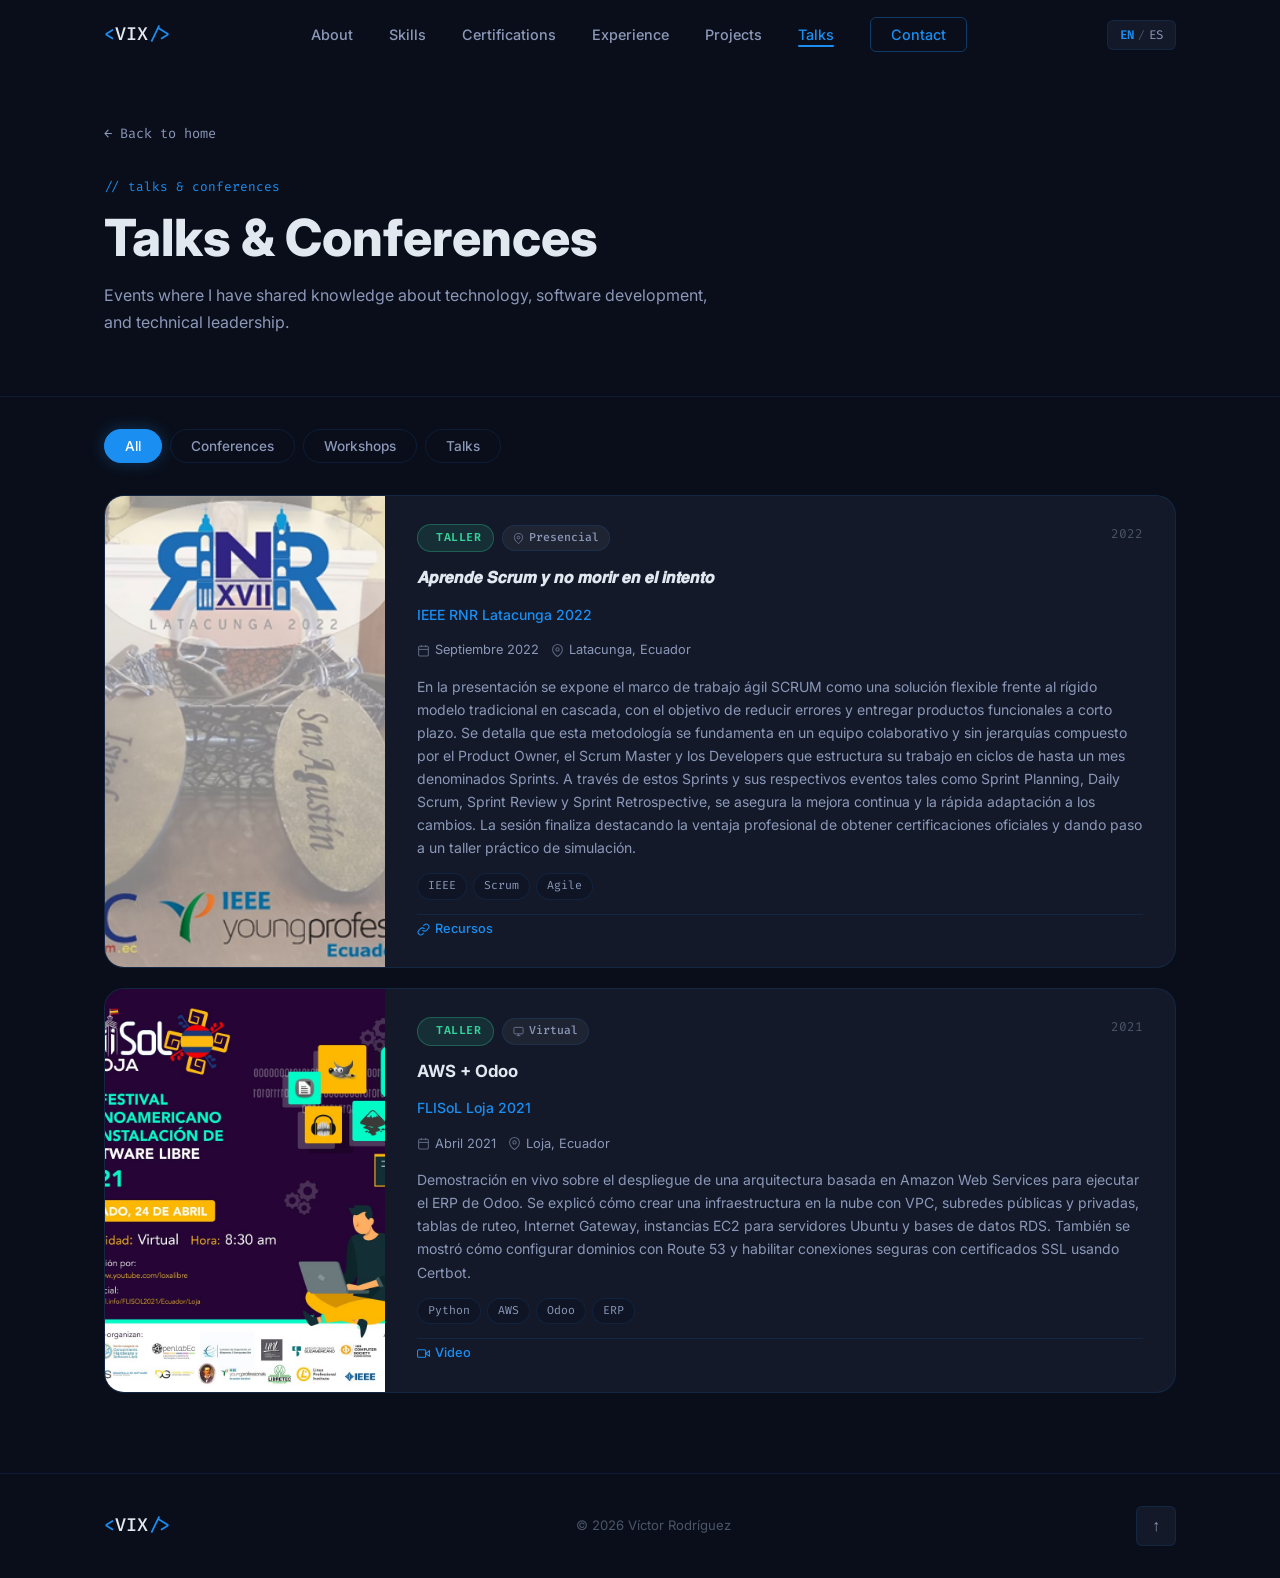
<file: talks.html>
<!DOCTYPE html>
<html lang="es">
<head>
  <meta charset="UTF-8" />
  <meta name="viewport" content="width=device-width, initial-scale=1.0" />
  <meta name="description" content="Charlas, conferencias y talleres técnicos impartidos por Víctor Rodríguez Cabrera." />
  <title>Charlas & Conferencias | Víctor Rodríguez</title>
  <link rel="stylesheet" href="styles.css" />
  <link rel="preconnect" href="https://fonts.googleapis.com" />
  <link rel="preconnect" href="https://fonts.gstatic.com" crossorigin />
  <link href="https://fonts.googleapis.com/css2?family=Inter:wght@300;400;500;600;700;800&family=Fira+Code:wght@400;500&display=swap" rel="stylesheet" />
</head>
<body class="talks-page">

  <!-- ═══════════════════════════ NAV ═══════════════════════════ -->
  <nav class="nav" id="nav">
    <div class="nav__container">
      <a href="index.html" class="nav__logo">
        <span class="nav__logo-bracket">&lt;</span>VIX<span class="nav__logo-bracket">/&gt;</span>
      </a>
      <ul class="nav__links" id="navLinks">
        <li><a href="index.html#about"      class="nav__link" data-i18n="nav.about">Sobre mí</a></li>
        <li><a href="index.html#skills"     class="nav__link" data-i18n="nav.skills">Habilidades</a></li>
        <li><a href="index.html#certs"      class="nav__link" data-i18n="nav.certs">Certificaciones</a></li>
        <li><a href="index.html#experience" class="nav__link" data-i18n="nav.experience">Experiencia</a></li>
        <li><a href="projects.html"         class="nav__link" data-i18n="nav.projects">Proyectos</a></li>
        <li><a href="talks.html"            class="nav__link nav__link--active" data-i18n="nav.talks">Charlas</a></li>
        <li><a href="index.html#contact"    class="nav__link nav__link--cta" data-i18n="nav.contact">Contacto</a></li>
      </ul>
      <div class="nav__right">
        <button class="lang-switcher" id="langSwitcher" aria-label="Switch language">
          <span class="lang-current">ES</span>
          <span class="lang-divider">/</span>
          <span class="lang-alt">EN</span>
        </button>
        <button class="nav__toggle" id="navToggle" aria-label="Toggle menu">
          <span></span><span></span><span></span>
        </button>
      </div>
    </div>
  </nav>

  <!-- ═══════════════════════════ HERO ═══════════════════════════ -->
  <section class="talks-hero">
    <div class="container">
      <a href="index.html" class="talks-hero__back" data-i18n="talks.back">← Volver al inicio</a>
      <span class="talks-hero__tag" data-i18n="talks.tag">// charlas & conferencias</span>
      <h1 class="talks-hero__title" data-i18n="talks.page_title">Charlas & Conferencias</h1>
      <p class="talks-hero__subtitle" data-i18n="talks.page_subtitle">
        Eventos donde he compartido conocimiento sobre tecnología, desarrollo de software y liderazgo técnico.
      </p>
    </div>
  </section>

  <!-- ═══════════════════════════ TALKS CONTENT ═══════════════════════════ -->
  <main>
    <div class="container">

      <!-- Filter bar -->
      <div class="talks-filters" id="talksFilters">
        <button class="talks-filter-btn active" data-filter="all"        data-i18n="talks.filter_all">Todas</button>
        <button class="talks-filter-btn"        data-filter="conference" data-i18n="talks.filter_conference">Conferencias</button>
        <button class="talks-filter-btn"        data-filter="workshop"   data-i18n="talks.filter_workshop">Talleres</button>
        <button class="talks-filter-btn"        data-filter="talk"       data-i18n="talks.filter_talk">Charlas</button>
      </div>

      <!-- Cards grid — rendered by JS -->
      <div class="talks-grid" id="talksGrid"></div>

    </div>
  </main>

  <!-- ═══════════════════════════ FOOTER ═══════════════════════════ -->
  <footer class="footer">
    <div class="container">
      <div class="footer__inner">
        <a href="index.html" class="nav__logo">
          <span class="nav__logo-bracket">&lt;</span>VIX<span class="nav__logo-bracket">/&gt;</span>
        </a>
        <p class="footer__copy" data-i18n="footer.copy">© 2026 Víctor Rodríguez</p>
        <button class="footer__top" id="backToTop" aria-label="Back to top">↑</button>
      </div>
    </div>
  </footer>

  <script src="i18n.js"></script>
  <script src="script.js"></script>
  <script>
    // ─── Talks page logic ─────────────────────────────────────────
    (function () {
      const BADGE_ICONS = {
        conference: `<svg viewBox="0 0 24 24" fill="none" stroke="currentColor" stroke-width="2"><path d="M17 21v-2a4 4 0 0 0-4-4H5a4 4 0 0 0-4 4v2"/><circle cx="9" cy="7" r="4"/><path d="M23 21v-2a4 4 0 0 0-3-3.87"/><path d="M16 3.13a4 4 0 0 1 0 7.75"/></svg>`,
        workshop:   `<svg viewBox="0 0 24 24" fill="none" stroke="currentColor" stroke-width="2"><polyline points="16 18 22 12 16 6"/><polyline points="8 6 2 12 8 18"/></svg>`,
        talk:       `<svg viewBox="0 0 24 24" fill="none" stroke="currentColor" stroke-width="2"><path d="M21 15a2 2 0 0 1-2 2H7l-4 4V5a2 2 0 0 1 2-2h14a2 2 0 0 1 2 2z"/></svg>`,
      };

      const LINK_ICONS = {
        slides:    `<svg viewBox="0 0 24 24" fill="none" stroke="currentColor" stroke-width="2"><rect x="2" y="3" width="20" height="14" rx="2" ry="2"/><line x1="8" y1="21" x2="16" y2="21"/><line x1="12" y1="17" x2="12" y2="21"/></svg>`,
        video:     `<svg viewBox="0 0 24 24" fill="none" stroke="currentColor" stroke-width="2"><polygon points="23 7 16 12 23 17 23 7"/><rect x="1" y="5" width="15" height="14" rx="2" ry="2"/></svg>`,
        resources: `<svg viewBox="0 0 24 24" fill="none" stroke="currentColor" stroke-width="2"><path d="M10 13a5 5 0 0 0 7.54.54l3-3a5 5 0 0 0-7.07-7.07l-1.72 1.71"/><path d="M14 11a5 5 0 0 0-7.54-.54l-3 3a5 5 0 0 0 7.07 7.07l1.71-1.71"/></svg>`,
      };

      const MODALITY_ICONS = {
        virtual:     `<svg viewBox="0 0 24 24" fill="none" stroke="currentColor" stroke-width="2"><rect x="2" y="3" width="20" height="14" rx="2"/><line x1="8" y1="21" x2="16" y2="21"/><line x1="12" y1="17" x2="12" y2="21"/></svg>`,
        presential:  `<svg viewBox="0 0 24 24" fill="none" stroke="currentColor" stroke-width="2"><path d="M21 10c0 7-9 13-9 13s-9-6-9-13a9 9 0 0 1 18 0z"/><circle cx="12" cy="10" r="3"/></svg>`,
        hybrid:      `<svg viewBox="0 0 24 24" fill="none" stroke="currentColor" stroke-width="2"><circle cx="12" cy="12" r="10"/><line x1="2" y1="12" x2="22" y2="12"/><path d="M12 2a15.3 15.3 0 0 1 4 10 15.3 15.3 0 0 1-4 10 15.3 15.3 0 0 1-4-10 15.3 15.3 0 0 1 4-10z"/></svg>`,
      };

      let currentFilter = 'all';

      function youtubeId(url) {
        if (!url) return null;
        const m = url.match(/[?&]v=([^&#]+)/) || url.match(/youtu\.be\/([^?&#]+)/);
        return m ? m[1] : null;
      }

      // Resolve bilingual field: accepts string or { es, en } object
      function localize(field, lang) {
        if (!field) return '';
        if (typeof field === 'object') return field[lang] || field.es || '';
        return field;
      }

      function renderTalks() {
        const grid = document.getElementById('talksGrid');
        if (!grid) return;

        const lang = window.currentLang || 'es';
        const ui   = translations[lang].talks;

        // Sort most-recent first by year, then apply type filter
        const sorted = [...(typeof talksData !== 'undefined' ? talksData : [])].sort((a, b) => {
          const dateA = localize(a.date, lang);
          const dateB = localize(b.date, lang);
          const ya = parseInt(dateA.match(/\d{4}/)?.[0] || '0');
          const yb = parseInt(dateB.match(/\d{4}/)?.[0] || '0');
          return yb - ya;
        });
        const items = sorted.filter(item =>
          currentFilter === 'all' || item.type === currentFilter
        );

        if (items.length === 0) {
          grid.innerHTML = `
            <div class="talks-empty">
              <div class="talks-empty__icon">🎤</div>
              <h3 class="talks-empty__title">${ui.empty_title}</h3>
              <p class="talks-empty__desc">${ui.empty_desc}</p>
            </div>`;
          return;
        }

        grid.innerHTML = items.map(item => {
          const badgeLabel   = ui['badge_' + item.type] || item.type;
          const dateStr      = localize(item.date, lang);
          const descStr      = localize(item.description, lang);
          const year         = dateStr.match(/\d{4}/)?.[0] || '';
          const modalityKey  = 'modality_' + (item.modality || '');
          const modalityLabel = ui[modalityKey] || item.modality || '';

          // Thumbnail: explicit image > YouTube auto-thumb
          const ytId     = youtubeId(item.video);
          const thumbSrc = item.thumbnail ||
            (ytId ? `https://img.youtube.com/vi/${ytId}/hqdefault.jpg` : null);

          const thumbnailHTML = thumbSrc ? `
            <a href="${item.video || '#'}" target="_blank" rel="noopener noreferrer"
               class="talk-card__thumbnail"${!item.video ? ' style="pointer-events:none"' : ''}>
              <img src="${thumbSrc}" alt="${item.title}" loading="lazy" />
              ${item.video ? `
              <div class="talk-card__play">
                <svg viewBox="0 0 24 24"><circle cx="12" cy="12" r="12" fill="rgba(0,0,0,0.55)"/><polygon points="10,8 17,12 10,16" fill="white"/></svg>
              </div>` : ''}
            </a>` : '';

          const links = ['slides', 'video', 'resources']
            .filter(k => item[k])
            .map(k => `
              <a href="${item[k]}" target="_blank" rel="noopener noreferrer" class="talk-card__link">
                ${LINK_ICONS[k]}${ui['link_' + k]}
              </a>`).join('');

          const topics = (item.topics || []).map(t =>
            `<span class="talk-card__topic">${t}</span>`).join('');

          const modalityHTML = modalityLabel ? `
            <span class="talk-card__modality">
              ${MODALITY_ICONS[item.modality] || ''}${modalityLabel}
            </span>` : '';

          return `
            <article class="talk-card reveal" data-type="${item.type}">
              ${thumbnailHTML}
              <div class="talk-card__body">
                <div class="talk-card__header">
                  <div style="display:flex;gap:8px;flex-wrap:wrap;align-items:center;">
                    <span class="talk-card__badge talk-card__badge--${item.type}">
                      ${BADGE_ICONS[item.type] || ''}${badgeLabel}
                    </span>
                    ${modalityHTML}
                  </div>
                  <span class="talk-card__year">${year}</span>
                </div>
                <h2 class="talk-card__title">${item.title}</h2>
                <p class="talk-card__event">${item.event}</p>
                <div class="talk-card__meta">
                  <span class="talk-card__meta-item">
                    <svg viewBox="0 0 24 24" fill="none" stroke="currentColor" stroke-width="2"><rect x="3" y="4" width="18" height="18" rx="2" ry="2"/><line x1="16" y1="2" x2="16" y2="6"/><line x1="8" y1="2" x2="8" y2="6"/><line x1="3" y1="10" x2="21" y2="10"/></svg>
                    ${dateStr}
                  </span>
                  <span class="talk-card__meta-item">
                    <svg viewBox="0 0 24 24" fill="none" stroke="currentColor" stroke-width="2"><path d="M21 10c0 7-9 13-9 13s-9-6-9-13a9 9 0 0 1 18 0z"/><circle cx="12" cy="10" r="3"/></svg>
                    ${item.location}
                  </span>
                </div>
                ${descStr ? `<p class="talk-card__desc">${descStr}</p>` : ''}
                ${topics ? `<div class="talk-card__topics">${topics}</div>` : ''}
                ${links ? `<div class="talk-card__links">${links}</div>` : ''}
              </div>
            </article>`;
        }).join('');

        // Trigger reveal animation for newly rendered cards
        if (typeof observeRevealElements === 'function') observeRevealElements();
      }

      function initFilters() {
        document.querySelectorAll('.talks-filter-btn').forEach(btn => {
          btn.addEventListener('click', () => {
            currentFilter = btn.dataset.filter;
            document.querySelectorAll('.talks-filter-btn').forEach(b => b.classList.remove('active'));
            btn.classList.add('active');
            renderTalks();
          });
        });
      }

      // Re-render when language changes
      const _origApply = window.applyTranslations;
      document.addEventListener('DOMContentLoaded', () => {
        renderTalks();
        initFilters();

        // Patch applyTranslations to also re-render talks on lang switch
        const origApply = window.applyTranslations;
        if (origApply) {
          window.applyTranslations = function (...args) {
            origApply.apply(this, args);
            renderTalks();
          };
        }
      });
    })();
  </script>
</body>
</html>
</file>
<file: styles.css>
/* ============================================================
   DESIGN SYSTEM – VARIABLES & ADDITIONS (i18n + certs)
   ============================================================ */
:root {
  --color-bg: #0a0e1a;
  --color-bg-2: #0f1525;
  --color-bg-card: #131929;
  --color-bg-card-hover: #172035;
  --color-border: rgba(27, 142, 242, 0.12);
  --color-border-hover: rgba(27, 142, 242, 0.35);

  --color-primary: #1b8ef2;
  --color-primary-dim: rgba(27, 142, 242, 0.15);
  --color-primary-glow: rgba(27, 142, 242, 0.3);
  --color-accent: #2dd8ff;
  --color-accent-2: #34d399;

  --color-text: #e2e8f0;
  --color-text-muted: #8b98b8;
  --color-text-faint: #4a5568;

  --font-sans: 'Inter', system-ui, -apple-system, sans-serif;
  --font-mono: 'Fira Code', 'Cascadia Code', monospace;

  --radius-sm: 6px;
  --radius-md: 12px;
  --radius-lg: 20px;
  --radius-xl: 28px;

  --shadow-card: 0 4px 24px rgba(0, 0, 0, 0.4);
  --shadow-glow: 0 0 40px rgba(27, 142, 242, 0.15);
  --shadow-glow-accent: 0 0 60px rgba(45, 216, 255, 0.12);

  --transition: 0.3s cubic-bezier(0.4, 0, 0.2, 1);
  --transition-slow: 0.6s cubic-bezier(0.4, 0, 0.2, 1);
}

/* ============================================================
   RESET & BASE
   ============================================================ */
*, *::before, *::after {
  box-sizing: border-box;
  margin: 0;
  padding: 0;
}

html {
  scroll-behavior: smooth;
  font-size: 16px;
}

body {
  font-family: var(--font-sans);
  background-color: var(--color-bg);
  color: var(--color-text);
  line-height: 1.6;
  overflow-x: hidden;
  -webkit-font-smoothing: antialiased;
}

a {
  color: inherit;
  text-decoration: none;
}

ul {
  list-style: none;
}

img {
  max-width: 100%;
  display: block;
}

/* ============================================================
   SCROLLBAR
   ============================================================ */
::-webkit-scrollbar {
  width: 6px;
}
::-webkit-scrollbar-track {
  background: var(--color-bg);
}
::-webkit-scrollbar-thumb {
  background: var(--color-primary);
  border-radius: 3px;
}

/* ============================================================
   LAYOUT
   ============================================================ */
.container {
  max-width: 1120px;
  margin: 0 auto;
  padding: 0 24px;
}

section {
  padding: 100px 0;
}

/* ============================================================
   REVEAL ANIMATION
   ============================================================ */
.reveal {
  opacity: 0;
  transform: translateY(28px);
  transition: opacity 0.7s ease, transform 0.7s ease;
}

.reveal.visible {
  opacity: 1;
  transform: translateY(0);
}

/* ============================================================
   BUTTONS
   ============================================================ */
.btn {
  display: inline-flex;
  align-items: center;
  gap: 8px;
  padding: 13px 28px;
  border-radius: var(--radius-md);
  font-size: 0.9rem;
  font-weight: 600;
  font-family: var(--font-sans);
  cursor: pointer;
  border: none;
  transition: var(--transition);
  letter-spacing: 0.02em;
}

.btn--primary {
  background: var(--color-primary);
  color: #fff;
  box-shadow: 0 0 20px var(--color-primary-glow);
}
.btn--primary:hover {
  background: #4babf8;
  box-shadow: 0 0 32px rgba(27, 142, 242, 0.45);
  transform: translateY(-2px);
}

.btn--ghost {
  background: transparent;
  color: var(--color-primary);
  border: 1.5px solid var(--color-border-hover);
}
.btn--ghost:hover {
  background: var(--color-primary-dim);
  border-color: var(--color-primary);
  transform: translateY(-2px);
}

.btn--outline {
  background: transparent;
  color: var(--color-text);
  border: 1.5px solid var(--color-border);
  margin-top: 24px;
}
.btn--outline:hover {
  border-color: var(--color-primary);
  color: var(--color-primary);
  transform: translateY(-2px);
}

.btn--full {
  width: 100%;
  justify-content: center;
}

/* ============================================================
   SECTION HEADER
   ============================================================ */
.section-header {
  text-align: center;
  margin-bottom: 64px;
}

.section-header--left {
  text-align: left;
}

.section-tag {
  font-family: var(--font-mono);
  font-size: 0.85rem;
  color: var(--color-primary);
  letter-spacing: 0.05em;
  display: block;
  margin-bottom: 12px;
}

.section-title {
  font-size: clamp(2rem, 4vw, 2.8rem);
  font-weight: 800;
  color: var(--color-text);
  line-height: 1.2;
}

/* ============================================================
   NAV
   ============================================================ */
.nav {
  position: fixed;
  top: 0;
  left: 0;
  right: 0;
  z-index: 1000;
  padding: 20px 0;
  transition: var(--transition);
}

.nav.scrolled {
  background: rgba(10, 14, 26, 0.85);
  backdrop-filter: blur(16px);
  -webkit-backdrop-filter: blur(16px);
  border-bottom: 1px solid var(--color-border);
  padding: 14px 0;
}

.nav__container {
  max-width: 1120px;
  margin: 0 auto;
  padding: 0 24px;
  display: flex;
  align-items: center;
  justify-content: space-between;
}

.nav__logo {
  font-family: var(--font-mono);
  font-size: 1.15rem;
  font-weight: 500;
  color: var(--color-text);
  transition: color var(--transition);
}
.nav__logo:hover { color: var(--color-primary); }

.nav__logo-bracket {
  color: var(--color-primary);
}

.nav__links {
  display: flex;
  align-items: center;
  gap: 36px;
}

.nav__link {
  font-size: 0.9rem;
  font-weight: 500;
  color: var(--color-text-muted);
  transition: color var(--transition);
  position: relative;
}

.nav__link::after {
  content: '';
  position: absolute;
  bottom: -4px;
  left: 0;
  width: 0;
  height: 2px;
  background: var(--color-primary);
  border-radius: 2px;
  transition: width var(--transition);
}

.nav__link:hover,
.nav__link.active {
  color: var(--color-text);
}

.nav__link:hover::after,
.nav__link.active::after {
  width: 100%;
}

.nav__link--cta {
  padding: 8px 20px;
  border: 1.5px solid var(--color-border-hover);
  border-radius: var(--radius-sm);
  color: var(--color-primary) !important;
}
.nav__link--cta::after { display: none; }
.nav__link--cta:hover {
  background: var(--color-primary-dim);
}

.nav__link--active {
  color: var(--color-primary) !important;
}
.nav__link--active::after {
  width: 100% !important;
  background: var(--color-primary);
}

.nav__toggle {
  display: none;
  flex-direction: column;
  gap: 5px;
  background: transparent;
  border: none;
  cursor: pointer;
  padding: 4px;
}
.nav__toggle span {
  display: block;
  width: 24px;
  height: 2px;
  background: var(--color-text);
  border-radius: 2px;
  transition: var(--transition);
}

/* ============================================================
   HERO
   ============================================================ */
.hero {
  min-height: 100vh;
  display: flex;
  align-items: center;
  justify-content: center;
  position: relative;
  padding: 120px 24px 80px;
  overflow: hidden;
}

.hero__bg {
  position: absolute;
  inset: 0;
  pointer-events: none;
  overflow: hidden;
}

.hero__grid {
  position: absolute;
  inset: 0;
  background-image:
    linear-gradient(rgba(27, 142, 242, 0.04) 1px, transparent 1px),
    linear-gradient(90deg, rgba(27, 142, 242, 0.04) 1px, transparent 1px);
  background-size: 60px 60px;
  mask-image: radial-gradient(ellipse 80% 80% at 50% 50%, black, transparent);
}

.hero__blob {
  position: absolute;
  border-radius: 50%;
  filter: blur(80px);
  opacity: 0.25;
}

.hero__blob--1 {
  width: 600px;
  height: 600px;
  background: radial-gradient(circle, #1b8ef2, transparent);
  top: -150px;
  right: -100px;
  animation: float 8s ease-in-out infinite;
}

.hero__blob--2 {
  width: 400px;
  height: 400px;
  background: radial-gradient(circle, #2dd8ff, transparent);
  bottom: -100px;
  left: -80px;
  animation: float 10s ease-in-out infinite reverse;
}

@keyframes float {
  0%, 100% { transform: translate(0, 0); }
  50% { transform: translate(20px, -30px); }
}

.hero__container {
  position: relative;
  max-width: 780px;
  text-align: center;
  z-index: 1;
}

.hero__badge {
  display: inline-flex;
  align-items: center;
  gap: 8px;
  padding: 8px 18px;
  background: rgba(52, 211, 153, 0.08);
  border: 1px solid rgba(52, 211, 153, 0.25);
  border-radius: 100px;
  font-size: 0.82rem;
  font-weight: 500;
  color: var(--color-accent-2);
  margin-bottom: 28px;
  transition-delay: 0.1s;
}

.hero__badge-dot {
  width: 7px;
  height: 7px;
  background: var(--color-accent-2);
  border-radius: 50%;
  animation: pulse 2s ease infinite;
}

@keyframes pulse {
  0%, 100% { opacity: 1; transform: scale(1); }
  50% { opacity: 0.6; transform: scale(0.85); }
}

.hero__title {
  font-size: clamp(2.4rem, 6vw, 4.2rem);
  font-weight: 800;
  line-height: 1.15;
  color: var(--color-text);
  margin-bottom: 24px;
  transition-delay: 0.15s;
}

.hero__name {
  color: #ffffff;
}

.hero__title-highlight {
  color: var(--color-primary);
  font-size: clamp(1.3rem, 3vw, 2rem);
  font-weight: 600;
  display: block;
  margin-top: 4px;
}

.hero__subtitle {
  font-size: clamp(1rem, 2vw, 1.2rem);
  color: var(--color-text-muted);
  max-width: 580px;
  margin: 0 auto 36px;
  line-height: 1.7;
  transition-delay: 0.2s;
}

.hero__subtitle strong {
  color: var(--color-text);
}

.hero__actions {
  display: flex;
  gap: 16px;
  justify-content: center;
  flex-wrap: wrap;
  margin-bottom: 60px;
  transition-delay: 0.25s;
}

.hero__stats {
  display: flex;
  align-items: center;
  justify-content: center;
  gap: 32px;
  flex-wrap: wrap;
  transition-delay: 0.3s;
  padding: 28px 40px;
  background: var(--color-bg-card);
  border: 1px solid var(--color-border);
  border-radius: var(--radius-lg);
}

.hero__stat {
  text-align: center;
}

.hero__stat-number {
  display: block;
  font-size: 2rem;
  font-weight: 800;
  color: var(--color-primary);
  line-height: 1;
  margin-bottom: 6px;
}

.hero__stat-plus {
  font-size: 1.2rem;
  color: var(--color-accent);
}

.hero__stat-label {
  font-size: 0.78rem;
  color: var(--color-text-muted);
  text-transform: uppercase;
  letter-spacing: 0.06em;
}

.hero__stat-divider {
  width: 1px;
  height: 44px;
  background: var(--color-border);
}

.hero__scroll {
  position: absolute;
  bottom: 32px;
  left: 50%;
  transform: translateX(-50%);
  display: flex;
  flex-direction: column;
  align-items: center;
  gap: 8px;
  font-size: 0.72rem;
  color: var(--color-text-faint);
  text-transform: uppercase;
  letter-spacing: 0.1em;
  animation: fadeInUp 1s 1s ease both;
}

.hero__scroll-line {
  width: 1px;
  height: 40px;
  background: linear-gradient(to bottom, var(--color-text-faint), transparent);
  animation: scrollLine 2s 1.5s ease-in-out infinite;
}

@keyframes scrollLine {
  0% { transform: scaleY(0); transform-origin: top; }
  50% { transform: scaleY(1); transform-origin: top; }
  51% { transform: scaleY(1); transform-origin: bottom; }
  100% { transform: scaleY(0); transform-origin: bottom; }
}

@keyframes fadeInUp {
  from { opacity: 0; transform: translateX(-50%) translateY(16px); }
  to { opacity: 1; transform: translateX(-50%) translateY(0); }
}

/* ============================================================
   ABOUT
   ============================================================ */
.about {
  background: var(--color-bg-2);
}

.about__grid {
  display: grid;
  grid-template-columns: 5fr 7fr;
  gap: 72px;
  align-items: start;
}

/* ── Image column ────────────────────────────────────────── */
.about__image-wrapper {
  display: flex;
  justify-content: center;
  align-items: center;
  width: 100%;
}

.about__image-frame {
  position: relative;
  width: 100%;
  max-width: 380px;
  padding: 3px;
  border-radius: 27px;
  background: linear-gradient(145deg, var(--color-primary), var(--color-accent), transparent 70%);
}

/* Ambient glow behind photo */
.about__glow {
  position: absolute;
  inset: 10%;
  border-radius: 50%;
  background: var(--color-primary);
  filter: blur(56px);
  opacity: 0.18;
  z-index: -1;
}

.about__avatar {
  width: 100%;
  aspect-ratio: 3 / 4;
  border-radius: 22px;
  background: linear-gradient(135deg, var(--color-primary), var(--color-accent));
  display: flex;
  align-items: center;
  justify-content: center;
  font-size: 3rem;
  font-weight: 800;
  color: #fff;
  position: relative;
  z-index: 1;
}

.about__avatar--photo {
  padding: 0;
  background: none;
  overflow: hidden;
}

.about__avatar--photo img {
  width: 100%;
  height: 100%;
  object-fit: cover;
  object-position: center top;
  border-radius: 22px;
  display: block;
}

/* Floating badge — experience years */
.about__xp-badge {
  position: absolute;
  top: 20px;
  right: -20px;
  background: var(--color-bg-card);
  border: 1px solid var(--color-border-hover);
  border-radius: 14px;
  padding: 10px 16px;
  display: flex;
  flex-direction: column;
  align-items: center;
  gap: 2px;
  z-index: 2;
  box-shadow: 0 8px 24px rgba(0,0,0,0.35), 0 0 0 1px var(--color-primary-dim);
  backdrop-filter: blur(8px);
}

.about__xp-num {
  font-size: 1.6rem;
  font-weight: 800;
  color: var(--color-primary);
  line-height: 1;
}

.about__xp-label {
  font-size: 0.68rem;
  font-family: var(--font-mono);
  color: var(--color-text-muted);
  white-space: nowrap;
}

/* Floating badge — stack */
.about__stack-badge {
  position: absolute;
  bottom: 28px;
  left: -24px;
  background: var(--color-bg-card);
  border: 1px solid var(--color-border-hover);
  border-radius: 100px;
  padding: 8px 16px;
  display: flex;
  align-items: center;
  gap: 8px;
  font-size: 0.72rem;
  font-family: var(--font-mono);
  color: var(--color-text-muted);
  white-space: nowrap;
  z-index: 2;
  box-shadow: 0 8px 24px rgba(0,0,0,0.35);
}

.about__stack-dot {
  width: 8px;
  height: 8px;
  border-radius: 50%;
  background: var(--color-primary);
  flex-shrink: 0;
  box-shadow: 0 0 6px var(--color-primary);
  animation: pulse-dot 2s ease-in-out infinite;
}

@keyframes pulse-dot {
  0%, 100% { opacity: 1; transform: scale(1); }
  50%       { opacity: 0.6; transform: scale(0.8); }
}

/* ── Content column ──────────────────────────────────────── */
.about__content {
  transition-delay: 0.15s;
}

.about__text {
  color: var(--color-text-muted);
  margin-bottom: 18px;
  font-size: 1rem;
  line-height: 1.8;
}

.about__text strong {
  color: var(--color-text);
}

.about__facts {
  margin-top: 28px;
  display: flex;
  flex-direction: column;
  gap: 12px;
}

.about__fact {
  display: flex;
  align-items: center;
  gap: 12px;
  font-size: 0.9rem;
  color: var(--color-text-muted);
}

.about__fact-icon {
  font-size: 1rem;
  flex-shrink: 0;
}

/* ── Tech pills (kept for reuse) ─────────────────────────── */
.tech-pill {
  padding: 5px 14px;
  background: var(--color-primary-dim);
  border: 1px solid var(--color-border-hover);
  border-radius: 100px;
  font-size: 0.78rem;
  font-family: var(--font-mono);
  color: var(--color-primary);
}

/* ============================================================
   SKILLS
   ============================================================ */
.skills__grid {
  display: grid;
  grid-template-columns: repeat(auto-fit, minmax(250px, 1fr));
  gap: 24px;
}

.skill-card {
  background: var(--color-bg-card);
  border: 1px solid var(--color-border);
  border-radius: var(--radius-lg);
  padding: 32px 28px;
  transition: var(--transition);
  position: relative;
  overflow: hidden;
}

.skill-card::before {
  content: '';
  position: absolute;
  top: 0;
  left: 0;
  right: 0;
  height: 2px;
  background: linear-gradient(90deg, var(--color-primary), var(--color-accent));
  opacity: 0;
  transition: opacity var(--transition);
}

.skill-card:hover {
  border-color: var(--color-border-hover);
  background: var(--color-bg-card-hover);
  transform: translateY(-4px);
  box-shadow: var(--shadow-card);
}

.skill-card:hover::before {
  opacity: 1;
}

.skill-card:nth-child(2) { transition-delay: 0.1s; }
.skill-card:nth-child(3) { transition-delay: 0.2s; }
.skill-card:nth-child(4) { transition-delay: 0.3s; }

.skill-card__icon {
  font-size: 2rem;
  margin-bottom: 16px;
}

.skill-card__title {
  font-size: 1.05rem;
  font-weight: 700;
  color: var(--color-text);
  margin-bottom: 16px;
}

.skill-card__list {
  list-style: none;
  display: flex;
  flex-direction: column;
  gap: 10px;
}

.skill-card__list li {
  font-size: 0.875rem;
  color: var(--color-text-muted);
  font-family: var(--font-mono);
  padding-left: 14px;
  position: relative;
}

.skill-card__list li::before {
  content: '▸';
  position: absolute;
  left: 0;
  color: var(--color-primary);
  font-size: 0.75rem;
}

/* ============================================================
   EXPERIENCE / TIMELINE
   ============================================================ */
.experience {
  background: var(--color-bg-2);
}

.timeline {
  position: relative;
  padding-left: 48px;
}

.timeline::before {
  content: '';
  position: absolute;
  left: 8px;
  top: 12px;
  bottom: 12px;
  width: 2px;
  background: linear-gradient(to bottom, var(--color-primary), var(--color-accent), transparent);
}

.timeline__item {
  position: relative;
  margin-bottom: 48px;
}

.timeline__item:last-child {
  margin-bottom: 0;
}

.timeline__marker {
  position: absolute;
  left: -44px;
  top: 20px;
}

.timeline__dot {
  width: 16px;
  height: 16px;
  background: var(--color-bg-2);
  border: 2.5px solid var(--color-primary);
  border-radius: 50%;
  box-shadow: 0 0 12px var(--color-primary-glow);
  transition: var(--transition);
}

.timeline__item:hover .timeline__dot {
  background: var(--color-primary);
  transform: scale(1.2);
}

.timeline__card {
  background: var(--color-bg-card);
  border: 1px solid var(--color-border);
  border-radius: var(--radius-lg);
  padding: 28px 32px;
  transition: var(--transition);
}

.timeline__card:hover {
  border-color: var(--color-border-hover);
  box-shadow: var(--shadow-card);
}

/* Collapsible toggle button */
.timeline__toggle {
  display: block;
  width: 100%;
  background: none;
  border: none;
  padding: 0;
  cursor: pointer;
  text-align: left;
  color: inherit;
}

.timeline__toggle:focus-visible {
  outline: 2px solid var(--color-primary);
  outline-offset: 4px;
  border-radius: var(--radius-md);
}

.timeline__header {
  display: flex;
  justify-content: space-between;
  align-items: flex-start;
  gap: 16px;
  flex-wrap: wrap;
}

.timeline__header-left {
  display: flex;
  align-items: center;
  gap: 12px;
  min-width: 0;
}

.timeline__logo {
  width: 40px;
  height: 40px;
  border-radius: 8px;
  border: 1px solid var(--color-border);
  background: var(--color-bg-card);
  flex-shrink: 0;
  display: flex;
  align-items: center;
  justify-content: center;
  overflow: hidden;
}

.timeline__logo img {
  width: 100%;
  height: 100%;
  object-fit: contain;
  padding: 4px;
}

.timeline__logo-ini {
  font-size: 0.7rem;
  font-weight: 700;
  font-family: var(--font-mono);
  color: var(--color-primary);
  letter-spacing: 0.02em;
  display: flex;
  align-items: center;
  justify-content: center;
  width: 100%;
  height: 100%;
  background: var(--color-primary-dim);
}

.timeline__header-right {
  display: flex;
  align-items: center;
  gap: 10px;
  flex-shrink: 0;
}

.timeline__chevron {
  width: 18px;
  height: 18px;
  color: var(--color-text-muted);
  transition: transform 0.3s ease, color 0.2s ease;
  flex-shrink: 0;
}

.timeline__toggle[aria-expanded="false"] .timeline__chevron {
  transform: rotate(-90deg);
}

.timeline__toggle:hover .timeline__chevron {
  color: var(--color-primary);
}

/* Collapsible body */
.timeline__body {
  overflow: hidden;
  transition: max-height 0.35s ease;
}

.timeline__body-inner {
  padding-top: 20px;
}

.timeline__role {
  font-size: 1.1rem;
  font-weight: 700;
  color: var(--color-text);
  margin-bottom: 4px;
}

.timeline__company {
  font-size: 0.875rem;
  color: var(--color-primary);
}

.timeline__period {
  font-size: 0.8rem;
  font-family: var(--font-mono);
  color: var(--color-text-muted);
  white-space: nowrap;
  padding: 4px 12px;
  background: var(--color-primary-dim);
  border-radius: 100px;
  border: 1px solid var(--color-border-hover);
}

.timeline__achievements {
  list-style: none;
  display: flex;
  flex-direction: column;
  gap: 10px;
  margin-bottom: 20px;
}

.timeline__achievements li {
  font-size: 0.9rem;
  color: var(--color-text-muted);
  padding-left: 18px;
  position: relative;
  line-height: 1.6;
}

.timeline__achievements li::before {
  content: '→';
  position: absolute;
  left: 0;
  color: var(--color-accent-2);
}

.timeline__achievements strong {
  color: var(--color-text);
}

.timeline__tags {
  display: flex;
  flex-wrap: wrap;
  gap: 8px;
}

.timeline__tags span {
  padding: 4px 12px;
  background: var(--color-bg-2);
  border: 1px solid var(--color-border);
  border-radius: 100px;
  font-size: 0.75rem;
  font-family: var(--font-mono);
  color: var(--color-text-muted);
}

/* ============================================================
   PROJECTS
   ============================================================ */
.projects__grid {
  display: grid;
  grid-template-columns: 1fr;
  gap: 24px;
}

.projects__cta {
  margin-top: 48px;
  text-align: center;
}

/* Projects page hero */
.projects-hero {
  padding: 120px 0 60px;
  border-bottom: 1px solid var(--color-border);
}

.projects-hero__back {
  display: inline-flex;
  align-items: center;
  gap: 6px;
  font-size: 0.85rem;
  color: var(--color-text-muted);
  font-family: var(--font-mono);
  margin-bottom: 32px;
  transition: color var(--transition);
}

.projects-hero__back:hover { color: var(--color-primary); }

.projects-hero__tag {
  font-family: var(--font-mono);
  font-size: 0.8rem;
  color: var(--color-primary);
  display: block;
  margin-bottom: 12px;
}

.projects-hero__title {
  font-size: clamp(2rem, 5vw, 3.2rem);
  font-weight: 800;
  color: var(--color-text);
  line-height: 1.1;
  margin-bottom: 16px;
}

.projects-hero__subtitle {
  font-size: 1rem;
  color: var(--color-text-muted);
  max-width: 620px;
  line-height: 1.7;
}

.projects-all__grid {
  display: grid;
  grid-template-columns: 1fr;
  gap: 24px;
  padding-bottom: 40px;
}

/* ── Tech filter bar ─────────────────────────────────────── */
.proj-filter-bar {
  padding: 32px 0 8px;
}

/* ── Dropdown ──────────────────────────────────────────────── */
.proj-dropdown {
  position: relative;
  display: inline-block;
}

.proj-dropdown__trigger {
  display: inline-flex;
  align-items: center;
  gap: 8px;
  padding: 9px 16px;
  background: var(--color-bg-card);
  border: 1px solid var(--color-border);
  border-radius: var(--radius-sm);
  color: var(--color-text-muted);
  font-family: var(--font-sans);
  font-size: 0.875rem;
  font-weight: 500;
  cursor: pointer;
  transition: var(--transition);
  user-select: none;
  white-space: nowrap;
}

.proj-dropdown__trigger:hover,
.proj-dropdown.open .proj-dropdown__trigger {
  border-color: var(--color-primary);
  color: var(--color-text);
}

.proj-dropdown__icon {
  width: 16px;
  height: 16px;
  flex-shrink: 0;
  color: var(--color-primary);
}

.proj-dropdown__chevron {
  width: 14px;
  height: 14px;
  flex-shrink: 0;
  transition: transform 0.2s ease;
  margin-left: 2px;
}

.proj-dropdown.open .proj-dropdown__chevron {
  transform: rotate(180deg);
}

.proj-dropdown__badge {
  display: inline-flex;
  align-items: center;
  justify-content: center;
  min-width: 18px;
  height: 18px;
  padding: 0 5px;
  border-radius: 100px;
  background: var(--color-primary);
  color: #fff;
  font-size: 0.7rem;
  font-weight: 700;
}

.proj-dropdown__menu {
  position: absolute;
  top: calc(100% + 6px);
  left: 0;
  min-width: 220px;
  max-width: 320px;
  background: var(--color-bg-card);
  border: 1px solid var(--color-border);
  border-radius: var(--radius-sm);
  box-shadow: 0 8px 24px rgba(0,0,0,0.35);
  z-index: 200;
  overflow: hidden;
  opacity: 0;
  transform: translateY(-6px);
  pointer-events: none;
  transition: opacity 0.15s ease, transform 0.15s ease;
}

.proj-dropdown.open .proj-dropdown__menu {
  opacity: 1;
  transform: translateY(0);
  pointer-events: all;
}

.proj-dropdown__menu ul {
  list-style: none;
  margin: 0;
  padding: 6px 0;
  max-height: 260px;
  overflow-y: auto;
}

.proj-dropdown__menu ul::-webkit-scrollbar { width: 4px; }
.proj-dropdown__menu ul::-webkit-scrollbar-track { background: transparent; }
.proj-dropdown__menu ul::-webkit-scrollbar-thumb { background: var(--color-border); border-radius: 2px; }

.proj-dropdown__option {
  display: flex;
  align-items: center;
  gap: 10px;
  padding: 8px 14px;
  cursor: pointer;
  font-size: 0.875rem;
  color: var(--color-text-muted);
  transition: background 0.12s;
  user-select: none;
}

.proj-dropdown__option:hover {
  background: var(--color-primary-dim);
  color: var(--color-text);
}

.proj-dropdown__option.selected {
  color: var(--color-primary);
  font-weight: 500;
}

.proj-dropdown__checkbox {
  width: 16px;
  height: 16px;
  border: 1.5px solid var(--color-border);
  border-radius: 4px;
  flex-shrink: 0;
  display: flex;
  align-items: center;
  justify-content: center;
  transition: var(--transition);
  background: transparent;
}

.proj-dropdown__option.selected .proj-dropdown__checkbox {
  background: var(--color-primary);
  border-color: var(--color-primary);
}

.proj-dropdown__checkbox::after {
  content: '';
  width: 9px;
  height: 5px;
  border-left: 2px solid #fff;
  border-bottom: 2px solid #fff;
  transform: rotate(-45deg) translateY(-1px);
  opacity: 0;
  transition: opacity 0.1s;
}

.proj-dropdown__option.selected .proj-dropdown__checkbox::after {
  opacity: 1;
}

.proj-dropdown__footer {
  display: flex;
  align-items: center;
  justify-content: space-between;
  gap: 8px;
  padding: 10px 14px;
  border-top: 1px solid var(--color-border);
}

.proj-dropdown__apply {
  flex: 1;
  padding: 7px 14px;
  background: var(--color-primary);
  border: none;
  border-radius: var(--radius-sm);
  color: #fff;
  font-family: var(--font-sans);
  font-size: 0.82rem;
  font-weight: 600;
  cursor: pointer;
  transition: var(--transition);
}

.proj-dropdown__apply:hover {
  filter: brightness(1.12);
}

.proj-dropdown__clear {
  background: none;
  border: 1px solid var(--color-border);
  border-radius: var(--radius-sm);
  color: var(--color-text-muted);
  font-size: 0.8rem;
  font-family: var(--font-sans);
  cursor: pointer;
  padding: 6px 10px;
  transition: var(--transition);
  white-space: nowrap;
}

.proj-dropdown__clear:hover {
  border-color: #e05252;
  color: #e05252;
}

/* ── Results info ────────────────────────────────────────── */
.proj-results-info {
  font-size: 0.8rem;
  font-family: var(--font-mono);
  color: var(--color-text-faint);
  padding: 20px 0 4px;
}

/* ── Pagination ──────────────────────────────────────────── */
.proj-pagination {
  display: flex;
  align-items: center;
  justify-content: center;
  gap: 6px;
  padding: 40px 0 80px;
  flex-wrap: wrap;
}

.proj-page-btn {
  min-width: 38px;
  height: 38px;
  padding: 0 10px;
  border: 1px solid var(--color-border);
  border-radius: var(--radius-sm);
  background: transparent;
  color: var(--color-text-muted);
  font-family: var(--font-mono);
  font-size: 0.82rem;
  cursor: pointer;
  transition: var(--transition);
  display: inline-flex;
  align-items: center;
  justify-content: center;
  white-space: nowrap;
}

.proj-page-btn:hover:not(:disabled) {
  border-color: var(--color-primary);
  color: var(--color-primary);
}

.proj-page-btn.active {
  background: var(--color-primary);
  border-color: var(--color-primary);
  color: #fff;
  box-shadow: 0 0 12px var(--color-primary-glow);
  font-weight: 600;
}

.proj-page-btn:disabled {
  opacity: 0.3;
  cursor: not-allowed;
}

.proj-page-ellipsis {
  color: var(--color-text-faint);
  font-family: var(--font-mono);
  font-size: 0.82rem;
  padding: 0 4px;
}

/* ── No results ──────────────────────────────────────────── */
.proj-no-results {
  grid-column: 1 / -1;
  padding: 64px 24px;
  text-align: center;
  color: var(--color-text-muted);
  font-size: 0.95rem;
}

.project-card {
  background: var(--color-bg-card);
  border: 1px solid var(--color-border);
  border-radius: var(--radius-lg);
  padding: 28px;
  transition: var(--transition);
  display: flex;
  flex-direction: column;
  gap: 12px;
}

.project-card:hover {
  border-color: var(--color-border-hover);
  background: var(--color-bg-card-hover);
  transform: translateY(-4px);
  box-shadow: var(--shadow-card), var(--shadow-glow);
}

.project-card--featured {
  grid-column: span 1;
  background: linear-gradient(135deg, rgba(27, 142, 242, 0.06), rgba(45, 216, 255, 0.04));
  border-color: rgba(27, 142, 242, 0.25);
}

.project-card--featured:hover {
  box-shadow: var(--shadow-card), var(--shadow-glow), var(--shadow-glow-accent);
}

.project-card__top {
  display: flex;
  justify-content: space-between;
  align-items: center;
}

.project-card__logo {
  width: 44px;
  height: 44px;
  border-radius: 10px;
  border: 1px solid var(--color-border);
  background: var(--color-bg-card);
  display: flex;
  align-items: center;
  justify-content: center;
  overflow: hidden;
  margin-bottom: 4px;
}

.project-card__logo img {
  width: 100%;
  height: 100%;
  object-fit: contain;
  padding: 6px;
}

.project-card__label {
  display: inline-flex;
  align-items: center;
  gap: 6px;
  font-family: var(--font-mono);
  font-size: 0.7rem;
  font-weight: 600;
  color: #fff;
  text-transform: uppercase;
  letter-spacing: 0.1em;
  background: linear-gradient(135deg, var(--color-primary), var(--color-accent));
  padding: 5px 14px;
  border-radius: 100px;
  box-shadow: 0 0 14px var(--color-primary-glow);
}

.project-card__label::before {
  content: '★';
  font-size: 0.65rem;
}

.project-card__links {
  display: flex;
  gap: 12px;
  margin-left: auto;
}

.project-card__links a {
  color: var(--color-text-muted);
  transition: color var(--transition);
  display: flex;
  align-items: center;
}

.project-card__links a:hover {
  color: var(--color-primary);
}

.project-card__links svg {
  width: 20px;
  height: 20px;
}

.project-card__title {
  font-size: 1.1rem;
  font-weight: 700;
  color: var(--color-text);
}

.project-card__desc {
  font-size: 0.875rem;
  color: var(--color-text-muted);
  line-height: 1.7;
  flex: 1;
}

.project-card__tech {
  display: flex;
  flex-wrap: wrap;
  gap: 8px;
  margin-top: 4px;
}

.project-card__tech span {
  padding: 4px 12px;
  background: var(--color-bg-2);
  border: 1px solid var(--color-border);
  border-radius: 100px;
  font-size: 0.75rem;
  font-family: var(--font-mono);
  color: var(--color-primary);
  transition: var(--transition);
}

.project-card__tech span.tech-active {
  background: var(--color-primary-dim);
  border-color: var(--color-primary);
  color: var(--color-accent);
}

.project-card:nth-child(2) { transition-delay: 0.1s; }
.project-card:nth-child(3) { transition-delay: 0.15s; }
.project-card:nth-child(4) { transition-delay: 0.2s; }

/* ============================================================
   CONTACT
   ============================================================ */
.contact {
  background: var(--color-bg-2);
}

.contact__inner {
  max-width: 920px;
  margin: 0 auto;
}

.contact__text {
  color: var(--color-text-muted);
  font-size: 1.05rem;
  margin-bottom: 48px;
  line-height: 1.7;
}

.contact__channels {
  display: grid;
  grid-template-columns: 1fr 1fr;
  gap: 20px;
  max-width: 680px;
}

/* Form */
.contact__form {
  display: flex;
  flex-direction: column;
  gap: 20px;
}

.form-group {
  display: flex;
  flex-direction: column;
  gap: 8px;
}

.form-group label {
  font-size: 0.85rem;
  font-weight: 500;
  color: var(--color-text-muted);
}

.form-group input,
.form-group textarea {
  background: var(--color-bg-card);
  border: 1px solid var(--color-border);
  border-radius: var(--radius-md);
  padding: 13px 16px;
  font-size: 0.9rem;
  font-family: var(--font-sans);
  color: var(--color-text);
  outline: none;
  transition: border-color var(--transition), box-shadow var(--transition);
  resize: none;
}

.form-group input::placeholder,
.form-group textarea::placeholder {
  color: var(--color-text-faint);
}

.form-group input:focus,
.form-group textarea:focus {
  border-color: var(--color-primary);
  box-shadow: 0 0 0 3px var(--color-primary-dim);
}

/* Contact info — kept for future use if form is re-enabled */
.contact__info {
  display: flex;
  flex-direction: column;
  gap: 20px;
}

.contact__link {
  display: flex;
  align-items: center;
  gap: 16px;
  padding: 18px 20px;
  background: var(--color-bg-card);
  border: 1px solid var(--color-border);
  border-radius: var(--radius-md);
  transition: var(--transition);
}

.contact__link:hover {
  border-color: var(--color-primary);
  background: var(--color-bg-card-hover);
  transform: translateX(4px);
}

.contact__link-icon {
  width: 42px;
  height: 42px;
  display: flex;
  align-items: center;
  justify-content: center;
  background: var(--color-primary-dim);
  border-radius: var(--radius-sm);
  flex-shrink: 0;
}

.contact__link-icon svg {
  width: 20px;
  height: 20px;
  stroke: var(--color-primary);
}

.contact__link-label {
  display: block;
  font-size: 0.75rem;
  text-transform: uppercase;
  letter-spacing: 0.06em;
  color: var(--color-text-muted);
  margin-bottom: 2px;
}

.contact__link-value {
  display: block;
  font-size: 0.9rem;
  color: var(--color-text);
  font-weight: 500;
}

/* ============================================================
   FOOTER
   ============================================================ */
.footer {
  border-top: 1px solid var(--color-border);
  padding: 32px 0;
}

.footer__inner {
  display: flex;
  align-items: center;
  justify-content: space-between;
  gap: 16px;
}

.footer__copy {
  font-size: 0.82rem;
  color: var(--color-text-faint);
}

.footer__top {
  width: 40px;
  height: 40px;
  border-radius: var(--radius-sm);
  background: var(--color-bg-card);
  border: 1px solid var(--color-border);
  color: var(--color-text-muted);
  font-size: 1rem;
  cursor: pointer;
  transition: var(--transition);
  display: flex;
  align-items: center;
  justify-content: center;
}

.footer__top:hover {
  border-color: var(--color-primary);
  color: var(--color-primary);
  transform: translateY(-2px);
}

/* ============================================================
   RESPONSIVE
   ============================================================ */
@media (max-width: 900px) {
  .about__grid {
    grid-template-columns: 1fr;
    gap: 60px;
  }
  .about__image-wrapper {
    justify-content: center;
  }
  .about__image-frame {
    max-width: 300px;
    margin: 0 auto;
  }
  .projects__grid {
    grid-template-columns: 1fr;
  }
  .contact__channels {
    grid-template-columns: 1fr;
  }
  .hero__stats {
    gap: 20px;
    padding: 20px 24px;
  }
}

@media (max-width: 768px) {
  section {
    padding: 72px 0;
  }
  .nav__links {
    position: fixed;
    top: 0;
    right: -100%;
    width: 80%;
    max-width: 320px;
    height: 100vh;
    flex-direction: column;
    gap: 0;
    background: var(--color-bg-2);
    border-left: 1px solid var(--color-border);
    padding: 80px 32px 32px;
    transition: right var(--transition-slow);
    z-index: 999;
    align-items: flex-start;
  }
  .nav__links.open {
    right: 0;
  }
  .nav__links li {
    width: 100%;
  }
  .nav__link {
    display: block;
    padding: 14px 0;
    font-size: 1rem;
    border-bottom: 1px solid var(--color-border);
  }
  .nav__link--cta {
    margin-top: 16px;
    border: 1.5px solid var(--color-border-hover) !important;
    border-radius: var(--radius-sm) !important;
    text-align: center;
  }
  .nav__toggle {
    display: flex;
    z-index: 1001;
  }
  .nav__toggle.active span:nth-child(1) {
    transform: translateY(7px) rotate(45deg);
  }
  .nav__toggle.active span:nth-child(2) {
    opacity: 0;
  }
  .nav__toggle.active span:nth-child(3) {
    transform: translateY(-7px) rotate(-45deg);
  }
  .timeline {
    padding-left: 32px;
  }
  .timeline__header {
    flex-direction: column;
  }
  .about__image-wrapper {
    flex-direction: column;
  }
  .hero__stat-divider {
    display: none;
  }
  .hero__stats {
    gap: 16px;
  }
  .footer__inner {
    flex-direction: column;
    text-align: center;
  }
}

@media (max-width: 480px) {
  .container {
    padding: 0 16px;
  }
  .hero {
    padding: 100px 16px 72px;
  }
  .hero__stats {
    flex-direction: column;
    gap: 20px;
  }
  .hero__actions {
    flex-direction: column;
    align-items: center;
  }
  .btn {
    width: 100%;
    justify-content: center;
  }
  .timeline__card {
    padding: 20px;
  }
}

/* ============================================================
   NAV RIGHT AREA (lang switcher + hamburger)
   ============================================================ */
.nav__right {
  display: flex;
  align-items: center;
  gap: 12px;
}

/* ============================================================
   LANGUAGE SWITCHER
   ============================================================ */
.lang-switcher {
  display: flex;
  align-items: center;
  gap: 4px;
  background: var(--color-bg-card);
  border: 1px solid var(--color-border);
  border-radius: var(--radius-sm);
  padding: 6px 12px;
  cursor: pointer;
  font-family: var(--font-mono);
  font-size: 0.78rem;
  color: var(--color-text-muted);
  transition: var(--transition);
  user-select: none;
}

.lang-switcher:hover {
  border-color: var(--color-primary);
  color: var(--color-text);
}

.lang-current {
  color: var(--color-primary);
  font-weight: 600;
}

.lang-divider {
  color: var(--color-text-faint);
  font-size: 0.7rem;
}

.lang-alt {
  color: var(--color-text-muted);
}

/* ============================================================
   EXPERIENCE — TAB SWITCHER
   ============================================================ */
.exp-controls {
  display: flex;
  align-items: center;
  justify-content: space-between;
  flex-wrap: wrap;
  gap: 12px;
  margin-bottom: 44px;
}

.exp-tabs {
  display: inline-flex;
  gap: 4px;
  background: var(--color-bg-card);
  border: 1px solid var(--color-border);
  border-radius: var(--radius-md);
  padding: 4px;
}

.exp-toggle-all {
  display: inline-flex;
  align-items: center;
  gap: 7px;
  padding: 8px 18px;
  border: 1px solid var(--color-border);
  border-radius: var(--radius-md);
  background: var(--color-bg-card);
  color: var(--color-text-muted);
  font-family: var(--font-sans);
  font-size: 0.8rem;
  font-weight: 500;
  cursor: pointer;
  transition: var(--transition);
  white-space: nowrap;
}

.exp-toggle-all svg {
  width: 15px;
  height: 15px;
  flex-shrink: 0;
  transition: transform 0.3s ease;
}

.exp-toggle-all:hover {
  color: var(--color-primary);
  border-color: var(--color-primary);
  background: var(--color-primary-dim);
}

.exp-toggle-all--collapsed svg {
  transform: rotate(-180deg);
}

.exp-tab {
  padding: 10px 28px;
  border: none;
  border-radius: calc(var(--radius-md) - 4px);
  background: transparent;
  color: var(--color-text-muted);
  font-family: var(--font-sans);
  font-size: 0.875rem;
  font-weight: 500;
  cursor: pointer;
  transition: var(--transition);
  white-space: nowrap;
}

.exp-tab:hover:not(.exp-tab--active) {
  color: var(--color-text);
  background: rgba(27, 142, 242, 0.06);
}

.exp-tab--active {
  background: var(--color-primary);
  color: #fff;
  box-shadow: 0 0 18px var(--color-primary-glow);
}

/* ============================================================
   TIMELINE — location sub-label
   ============================================================ */
.timeline__location {
  color: var(--color-text-faint);
  font-size: 0.8rem;
  font-weight: 400;
}

/* ============================================================
   CERTIFICATIONS & EDUCATION SECTION
   ============================================================ */
.certs-section {
  background: var(--color-bg-2);
}

.certs-layout {
  display: grid;
  grid-template-columns: 1fr 1.6fr;
  gap: 60px;
  align-items: start;
}

.certs-col__title {
  font-size: 1.05rem;
  font-weight: 700;
  color: var(--color-text-muted);
  text-transform: uppercase;
  letter-spacing: 0.07em;
  font-family: var(--font-mono);
  margin-bottom: 24px;
  padding-bottom: 12px;
  border-bottom: 1px solid var(--color-border);
}

/* Education card */
.edu-card {
  display: flex;
  gap: 16px;
  align-items: flex-start;
  padding: 24px;
  background: var(--color-bg-card);
  border: 1px solid var(--color-border);
  border-radius: var(--radius-lg);
  transition: var(--transition);
}

.edu-card:hover {
  border-color: var(--color-border-hover);
  box-shadow: var(--shadow-card);
}

.edu-card__icon {
  font-size: 2rem;
  flex-shrink: 0;
  margin-top: 2px;
}

.edu-card__degree {
  font-size: 1rem;
  font-weight: 700;
  color: var(--color-text);
  margin-bottom: 4px;
}

.edu-card__school {
  font-size: 0.875rem;
  color: var(--color-primary);
  margin-bottom: 2px;
}

.edu-card__detail {
  font-size: 0.8rem;
  color: var(--color-text-muted);
  margin-bottom: 8px;
}

.edu-card__period {
  display: inline-block;
  font-size: 0.75rem;
  font-family: var(--font-mono);
  color: var(--color-text-muted);
  background: var(--color-primary-dim);
  border: 1px solid var(--color-border-hover);
  border-radius: 100px;
  padding: 3px 10px;
}

/* Cert grid */
.cert-grid {
  display: flex;
  flex-direction: column;
  gap: 12px;
}

.cert-card {
  display: flex;
  align-items: center;
  gap: 14px;
  padding: 16px 18px;
  background: var(--color-bg-card);
  border: 1px solid var(--color-border);
  border-radius: var(--radius-md);
  transition: var(--transition);
}

.cert-card:hover {
  border-color: var(--color-border-hover);
  background: var(--color-bg-card-hover);
  transform: translateX(4px);
}

.cert-card__icon {
  font-size: 1.4rem;
  flex-shrink: 0;
  width: 40px;
  height: 40px;
  display: flex;
  align-items: center;
  justify-content: center;
}

.cert-logo {
  width: 36px;
  height: 36px;
  object-fit: contain;
  border-radius: 6px;
  background: #fff;
  padding: 4px;
  box-shadow: 0 1px 4px rgba(0,0,0,0.25);
}

.cert-card__name {
  font-size: 0.875rem;
  font-weight: 600;
  color: var(--color-text);
  line-height: 1.3;
  margin-bottom: 3px;
}

.cert-card__meta {
  font-size: 0.75rem;
  font-family: var(--font-mono);
  color: var(--color-text-muted);
}

/* Responsive certs */
@media (max-width: 900px) {
  .certs-layout {
    grid-template-columns: 1fr;
    gap: 40px;
  }
}

/* ============================================================
   ABOUT — facts with HTML content
   ============================================================ */
.about__fact {
  display: block;
  font-size: 0.9rem;
  color: var(--color-text-muted);
  padding: 8px 0;
  border-bottom: 1px solid var(--color-border);
  line-height: 1.5;
}

.about__fact:last-child {
  border-bottom: none;
}

/* ============================================================
   TALKS TEASER — index.html section
   ============================================================ */
.talks-teaser {
  padding: 100px 0;
}

.talks-teaser__body {
  display: flex;
  flex-direction: column;
  gap: 40px;
  align-items: center;
  text-align: center;
}

.talks-teaser__desc {
  font-size: 1.05rem;
  color: var(--color-text-muted);
  line-height: 1.8;
  max-width: 640px;
}

.talks-teaser__stats {
  display: flex;
  gap: 48px;
  flex-wrap: wrap;
  justify-content: center;
}

.talks-teaser__stat {
  display: flex;
  flex-direction: column;
  gap: 4px;
  align-items: center;
  text-align: center;
}

.talks-teaser__stat-num {
  font-size: 2.4rem;
  font-weight: 800;
  color: var(--color-primary);
  line-height: 1;
}

.talks-teaser__stat-label {
  font-size: 0.8rem;
  color: var(--color-text-muted);
  font-family: var(--font-mono);
  text-transform: uppercase;
  letter-spacing: 0.06em;
}

/* ============================================================
   TALKS PAGE — talks.html
   ============================================================ */
.talks-page {
  min-height: 100vh;
  background: var(--color-bg);
}

.talks-hero {
  padding: 120px 0 60px;
  border-bottom: 1px solid var(--color-border);
}

.talks-hero__back {
  display: inline-flex;
  align-items: center;
  gap: 6px;
  font-size: 0.85rem;
  color: var(--color-text-muted);
  font-family: var(--font-mono);
  margin-bottom: 32px;
  transition: color var(--transition);
}

.talks-hero__back:hover {
  color: var(--color-primary);
}

.talks-hero__tag {
  font-family: var(--font-mono);
  font-size: 0.8rem;
  color: var(--color-primary);
  display: block;
  margin-bottom: 12px;
}

.talks-hero__title {
  font-size: clamp(2rem, 5vw, 3.2rem);
  font-weight: 800;
  color: var(--color-text);
  line-height: 1.1;
  margin-bottom: 16px;
}

.talks-hero__subtitle {
  font-size: 1rem;
  color: var(--color-text-muted);
  max-width: 620px;
  line-height: 1.7;
}

/* Filter bar */
.talks-filters {
  padding: 32px 0;
  display: flex;
  gap: 8px;
  flex-wrap: wrap;
  align-items: center;
}

.talks-filter-btn {
  padding: 8px 20px;
  border: 1px solid var(--color-border);
  border-radius: 100px;
  background: transparent;
  color: var(--color-text-muted);
  font-family: var(--font-sans);
  font-size: 0.85rem;
  font-weight: 500;
  cursor: pointer;
  transition: var(--transition);
}

.talks-filter-btn:hover {
  border-color: var(--color-primary);
  color: var(--color-primary);
}

.talks-filter-btn.active {
  background: var(--color-primary);
  border-color: var(--color-primary);
  color: #fff;
  box-shadow: 0 0 16px var(--color-primary-glow);
}

/* Talks grid */
.talks-grid {
  display: flex;
  flex-direction: column;
  gap: 20px;
  padding-bottom: 80px;
}

/* Talk card — horizontal layout */
.talk-card {
  background: var(--color-bg-card);
  border: 1px solid var(--color-border);
  border-radius: var(--radius-lg);
  overflow: hidden;
  display: flex;
  flex-direction: row;
  transition: var(--transition);
}

.talk-card:hover {
  border-color: var(--color-border-hover);
  box-shadow: var(--shadow-card);
}

/* Thumbnail — left column */
.talk-card__thumbnail {
  position: relative;
  width: 280px;
  flex-shrink: 0;
  overflow: hidden;
}

.talk-card__thumbnail img {
  width: 100%;
  height: 100%;
  object-fit: cover;
  transition: transform 0.4s ease;
  display: block;
}

.talk-card:hover .talk-card__thumbnail img {
  transform: scale(1.04);
}

.talk-card__play {
  position: absolute;
  inset: 0;
  display: flex;
  align-items: center;
  justify-content: center;
  background: rgba(0, 0, 0, 0.4);
  opacity: 0;
  transition: opacity 0.3s ease;
}

.talk-card:hover .talk-card__play {
  opacity: 1;
}

.talk-card__play svg {
  width: 56px;
  height: 56px;
  filter: drop-shadow(0 2px 10px rgba(0,0,0,0.6));
}

/* Body — right column */
.talk-card__body {
  padding: 28px 32px;
  display: flex;
  flex-direction: column;
  gap: 14px;
  flex: 1;
  min-width: 0;
}

.talk-card__header {
  display: flex;
  justify-content: space-between;
  align-items: flex-start;
  gap: 12px;
}

.talk-card__badge {
  display: inline-flex;
  align-items: center;
  gap: 6px;
  padding: 4px 12px;
  border-radius: 100px;
  font-size: 0.72rem;
  font-family: var(--font-mono);
  font-weight: 600;
  text-transform: uppercase;
  letter-spacing: 0.05em;
  white-space: nowrap;
}

.talk-card__badge--conference {
  background: rgba(27, 142, 242, 0.15);
  color: var(--color-primary);
  border: 1px solid rgba(27, 142, 242, 0.3);
}

.talk-card__badge--workshop {
  background: rgba(52, 211, 153, 0.12);
  color: var(--color-accent-2);
  border: 1px solid rgba(52, 211, 153, 0.3);
}

.talk-card__badge--talk {
  background: rgba(45, 216, 255, 0.1);
  color: var(--color-accent);
  border: 1px solid rgba(45, 216, 255, 0.25);
}

.talk-card__year {
  font-size: 0.8rem;
  font-family: var(--font-mono);
  color: var(--color-text-faint);
  white-space: nowrap;
}

/* Modality badge */
.talk-card__modality {
  display: inline-flex;
  align-items: center;
  gap: 5px;
  padding: 3px 10px;
  border-radius: 100px;
  font-size: 0.72rem;
  font-family: var(--font-mono);
  font-weight: 500;
  white-space: nowrap;
  background: rgba(255, 255, 255, 0.05);
  border: 1px solid var(--color-border);
  color: var(--color-text-muted);
}

.talk-card__modality svg {
  width: 11px;
  height: 11px;
  opacity: 0.7;
}

.talk-card__title {
  font-size: 1.05rem;
  font-weight: 700;
  color: var(--color-text);
  line-height: 1.4;
}

.talk-card__event {
  font-size: 0.875rem;
  color: var(--color-primary);
  font-weight: 500;
}

.talk-card__meta {
  display: flex;
  flex-wrap: wrap;
  gap: 12px;
}

.talk-card__meta-item {
  display: flex;
  align-items: center;
  gap: 5px;
  font-size: 0.8rem;
  color: var(--color-text-muted);
}

.talk-card__meta-item svg {
  width: 13px;
  height: 13px;
  flex-shrink: 0;
  opacity: 0.6;
}

.talk-card__desc {
  font-size: 0.875rem;
  color: var(--color-text-muted);
  line-height: 1.65;
  flex: 1;
}

.talk-card__topics {
  display: flex;
  flex-wrap: wrap;
  gap: 6px;
}

.talk-card__topic {
  padding: 3px 10px;
  background: var(--color-bg-2);
  border: 1px solid var(--color-border);
  border-radius: 100px;
  font-size: 0.72rem;
  font-family: var(--font-mono);
  color: var(--color-text-muted);
}

.talk-card__links {
  display: flex;
  gap: 10px;
  flex-wrap: wrap;
  padding-top: 4px;
  border-top: 1px solid var(--color-border);
  margin-top: auto;
}

.talk-card__link {
  display: inline-flex;
  align-items: center;
  gap: 5px;
  font-size: 0.8rem;
  color: var(--color-primary);
  font-weight: 500;
  transition: color var(--transition);
}

.talk-card__link:hover {
  color: var(--color-accent);
}

.talk-card__link svg {
  width: 13px;
  height: 13px;
}

/* Empty state */
.talks-empty {
  grid-column: 1 / -1;
  display: flex;
  flex-direction: column;
  align-items: center;
  justify-content: center;
  padding: 80px 24px;
  text-align: center;
  gap: 16px;
}

.talks-empty__icon {
  font-size: 3rem;
  opacity: 0.4;
}

.talks-empty__title {
  font-size: 1.2rem;
  font-weight: 700;
  color: var(--color-text-muted);
}

.talks-empty__desc {
  font-size: 0.9rem;
  color: var(--color-text-faint);
  max-width: 360px;
}

@media (max-width: 768px) {
  .talk-card {
    flex-direction: column;
  }
  .talk-card__thumbnail {
    width: 100%;
    aspect-ratio: 16 / 9;
    height: auto;
  }
  .talk-card__body {
    padding: 20px;
  }
}

@media (max-width: 640px) {
  .talks-teaser__stats {
    gap: 32px;
  }
  .talks-hero {
    padding: 100px 0 40px;
  }
}
</file>
